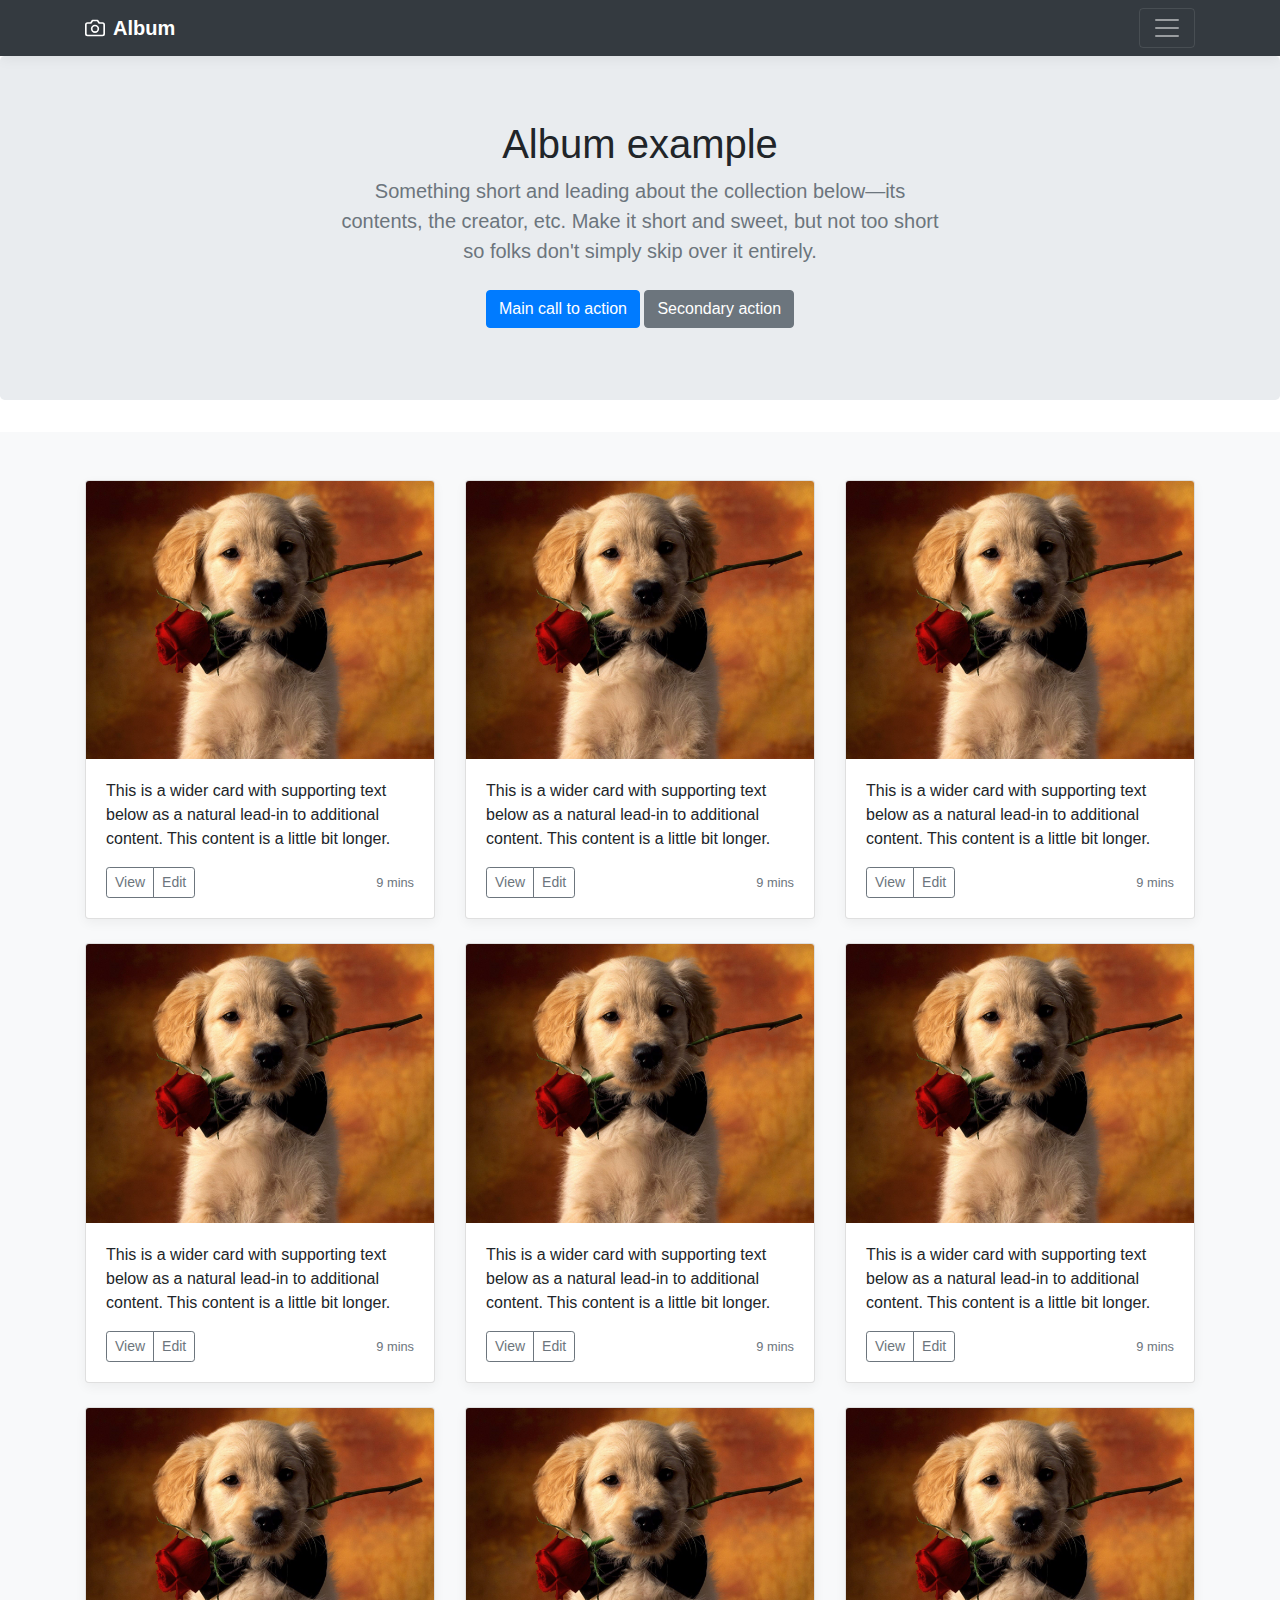
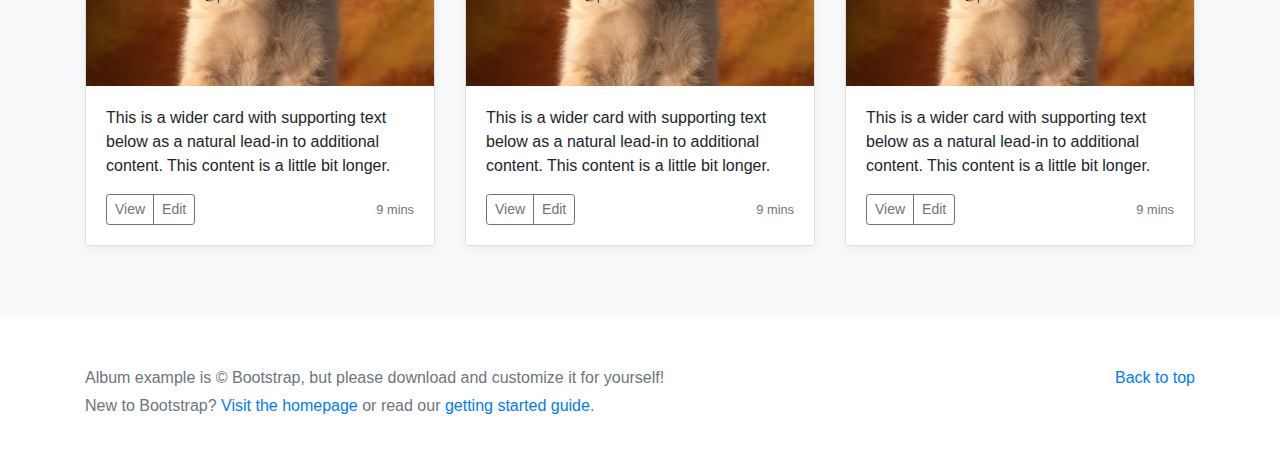
<file: dog.html>
<!DOCTYPE html>
<html>
<head>
	<title>Dogs | The Critics Project</title>
	<link rel="stylesheet" type="text/css" href="styles/css/main.css">
	<link rel="stylesheet" type="text/css" href="styles/bootstrap/css/bootstrap.min.css">
	<script type="text/javascript" src="lib/jquery/jquery-3.3.1.min.js"></script>
	<script type="text/javascript" src="styles/bootstrap/js/bootstrap.min.js"></script>
</head>
<body>


 <header>
      <div class="collapse bg-dark" id="navbarHeader">
        <div class="container">
          <div class="row">
            <div class="col-sm-8 col-md-7 py-4">
              <h4 class="text-white">About</h4>
              <p class="text-muted">Add some information about the album below, the author, or any other background context. Make it a few sentences long so folks can pick up some informative tidbits. Then, link them off to some social networking sites or contact information.</p>
            </div>
            <div class="col-sm-4 offset-md-1 py-4">
              <h4 class="text-white">Contact</h4>
              <ul class="list-unstyled">
                <li><a href="#" class="text-white">Follow on Twitter</a></li>
                <li><a href="#" class="text-white">Like on Facebook</a></li>
                <li><a href="#" class="text-white">Email me</a></li>
              </ul>
            </div>
          </div>
        </div>
      </div>
      <div class="navbar navbar-dark bg-dark box-shadow">
        <div class="container d-flex justify-content-between">
          <a href="#" class="navbar-brand d-flex align-items-center">
            <svg xmlns="http://www.w3.org/2000/svg" width="20" height="20" viewBox="0 0 24 24" fill="none" stroke="currentColor" stroke-width="2" stroke-linecap="round" stroke-linejoin="round" class="mr-2"><path d="M23 19a2 2 0 0 1-2 2H3a2 2 0 0 1-2-2V8a2 2 0 0 1 2-2h4l2-3h6l2 3h4a2 2 0 0 1 2 2z"></path><circle cx="12" cy="13" r="4"></circle></svg>
            <strong>Album</strong>
          </a>
          <button class="navbar-toggler" type="button" data-toggle="collapse" data-target="#navbarHeader" aria-controls="navbarHeader" aria-expanded="false" aria-label="Toggle navigation">
            <span class="navbar-toggler-icon"></span>
          </button>
        </div>
      </div>
    </header>

    <main role="main">

      <section class="jumbotron text-center">
        <div class="container">
          <h1 class="jumbotron-heading">Album example</h1>
          <p class="lead text-muted">Something short and leading about the collection below—its contents, the creator, etc. Make it short and sweet, but not too short so folks don't simply skip over it entirely.</p>
          <p>
            <a href="#" class="btn btn-primary my-2">Main call to action</a>
            <a href="#" class="btn btn-secondary my-2">Secondary action</a>
          </p>
        </div>
      </section>

      <div class="album py-5 bg-light">
        <div class="container">

          <div class="row">
            <div class="col-md-4">
              <div class="card mb-4 box-shadow">
                <img class="card-img-top" src="img/dogsample.jpg" alt="Card image cap">
                <div class="card-body">
                  <p class="card-text">This is a wider card with supporting text below as a natural lead-in to additional content. This content is a little bit longer.</p>
                  <div class="d-flex justify-content-between align-items-center">
                    <div class="btn-group">
                      <button type="button" class="btn btn-sm btn-outline-secondary">View</button>
                      <button type="button" class="btn btn-sm btn-outline-secondary">Edit</button>
                    </div>
                    <small class="text-muted">9 mins</small>
                  </div>
                </div>
              </div>
            </div>
            <div class="col-md-4">
              <div class="card mb-4 box-shadow">
                <img class="card-img-top" src="img/dogsample.jpg" alt="Card image cap">
                <div class="card-body">
                  <p class="card-text">This is a wider card with supporting text below as a natural lead-in to additional content. This content is a little bit longer.</p>
                  <div class="d-flex justify-content-between align-items-center">
                    <div class="btn-group">
                      <button type="button" class="btn btn-sm btn-outline-secondary">View</button>
                      <button type="button" class="btn btn-sm btn-outline-secondary">Edit</button>
                    </div>
                    <small class="text-muted">9 mins</small>
                  </div>
                </div>
              </div>
            </div>
            <div class="col-md-4">
              <div class="card mb-4 box-shadow">
                <img class="card-img-top" src="img/dogsample.jpg" alt="Card image cap">
                <div class="card-body">
                  <p class="card-text">This is a wider card with supporting text below as a natural lead-in to additional content. This content is a little bit longer.</p>
                  <div class="d-flex justify-content-between align-items-center">
                    <div class="btn-group">
                      <button type="button" class="btn btn-sm btn-outline-secondary">View</button>
                      <button type="button" class="btn btn-sm btn-outline-secondary">Edit</button>
                    </div>
                    <small class="text-muted">9 mins</small>
                  </div>
                </div>
              </div>
            </div>

            <div class="col-md-4">
              <div class="card mb-4 box-shadow">
                <img class="card-img-top" src="img/dogsample.jpg" alt="Card image cap">
                <div class="card-body">
                  <p class="card-text">This is a wider card with supporting text below as a natural lead-in to additional content. This content is a little bit longer.</p>
                  <div class="d-flex justify-content-between align-items-center">
                    <div class="btn-group">
                      <button type="button" class="btn btn-sm btn-outline-secondary">View</button>
                      <button type="button" class="btn btn-sm btn-outline-secondary">Edit</button>
                    </div>
                    <small class="text-muted">9 mins</small>
                  </div>
                </div>
              </div>
            </div>
            <div class="col-md-4">
              <div class="card mb-4 box-shadow">
                <img class="card-img-top" src="img/dogsample.jpg" alt="Card image cap">
                <div class="card-body">
                  <p class="card-text">This is a wider card with supporting text below as a natural lead-in to additional content. This content is a little bit longer.</p>
                  <div class="d-flex justify-content-between align-items-center">
                    <div class="btn-group">
                      <button type="button" class="btn btn-sm btn-outline-secondary">View</button>
                      <button type="button" class="btn btn-sm btn-outline-secondary">Edit</button>
                    </div>
                    <small class="text-muted">9 mins</small>
                  </div>
                </div>
              </div>
            </div>
            <div class="col-md-4">
              <div class="card mb-4 box-shadow">
                <img class="card-img-top" src="img/dogsample.jpg" alt="Card image cap">
                <div class="card-body">
                  <p class="card-text">This is a wider card with supporting text below as a natural lead-in to additional content. This content is a little bit longer.</p>
                  <div class="d-flex justify-content-between align-items-center">
                    <div class="btn-group">
                      <button type="button" class="btn btn-sm btn-outline-secondary">View</button>
                      <button type="button" class="btn btn-sm btn-outline-secondary">Edit</button>
                    </div>
                    <small class="text-muted">9 mins</small>
                  </div>
                </div>
              </div>
            </div>

            <div class="col-md-4">
              <div class="card mb-4 box-shadow">
                <img class="card-img-top" src="img/dogsample.jpg" alt="Card image cap">
                <div class="card-body">
                  <p class="card-text">This is a wider card with supporting text below as a natural lead-in to additional content. This content is a little bit longer.</p>
                  <div class="d-flex justify-content-between align-items-center">
                    <div class="btn-group">
                      <button type="button" class="btn btn-sm btn-outline-secondary">View</button>
                      <button type="button" class="btn btn-sm btn-outline-secondary">Edit</button>
                    </div>
                    <small class="text-muted">9 mins</small>
                  </div>
                </div>
              </div>
            </div>
            <div class="col-md-4">
              <div class="card mb-4 box-shadow">
                <img class="card-img-top" src="img/dogsample.jpg" alt="Card image cap">
                <div class="card-body">
                  <p class="card-text">This is a wider card with supporting text below as a natural lead-in to additional content. This content is a little bit longer.</p>
                  <div class="d-flex justify-content-between align-items-center">
                    <div class="btn-group">
                      <button type="button" class="btn btn-sm btn-outline-secondary">View</button>
                      <button type="button" class="btn btn-sm btn-outline-secondary">Edit</button>
                    </div>
                    <small class="text-muted">9 mins</small>
                  </div>
                </div>
              </div>
            </div>
            <div class="col-md-4">
              <div class="card mb-4 box-shadow">
                <img class="card-img-top" src="img/dogsample.jpg" alt="Card image cap">
                <div class="card-body">
                  <p class="card-text">This is a wider card with supporting text below as a natural lead-in to additional content. This content is a little bit longer.</p>
                  <div class="d-flex justify-content-between align-items-center">
                    <div class="btn-group">
                      <button type="button" class="btn btn-sm btn-outline-secondary">View</button>
                      <button type="button" class="btn btn-sm btn-outline-secondary">Edit</button>
                    </div>
                    <small class="text-muted">9 mins</small>
                  </div>
                </div>
              </div>
            </div>
          </div>
        </div>
      </div>

    </main>

    <footer class="text-muted">
      <div class="container">
        <p class="float-right">
          <a href="#">Back to top</a>
        </p>
        <p>Album example is &copy; Bootstrap, but please download and customize it for yourself!</p>
        <p>New to Bootstrap? <a href="../../">Visit the homepage</a> or read our <a href="../../getting-started/">getting started guide</a>.</p>
      </div>
    </footer>


</body>
</html>
</file>
<file: styles/css/main.css>
* {
	padding: 0px;
	margin: 0px;
}

/* ---- START ---- for the dog */

:root {
  --jumbotron-padding-y: 3rem;
}

.jumbotron {
  padding-top: var(--jumbotron-padding-y);
  padding-bottom: var(--jumbotron-padding-y);
  margin-bottom: 0;
  background-color: #fff;
}
@media (min-width: 768px) {
  .jumbotron {
    padding-top: calc(var(--jumbotron-padding-y) * 2);
    padding-bottom: calc(var(--jumbotron-padding-y) * 2);
  }
}

.jumbotron p:last-child {
  margin-bottom: 0;
}

.jumbotron-heading {
  font-weight: 300;
}

.jumbotron .container {
  max-width: 40rem;
}

footer {
  padding-top: 3rem;
  padding-bottom: 3rem;
}

footer p {
  margin-bottom: .25rem;
}

.box-shadow { box-shadow: 0 .25rem .75rem rgba(0, 0, 0, .05); }

/* ---- END ---- for the dog */
</file>
